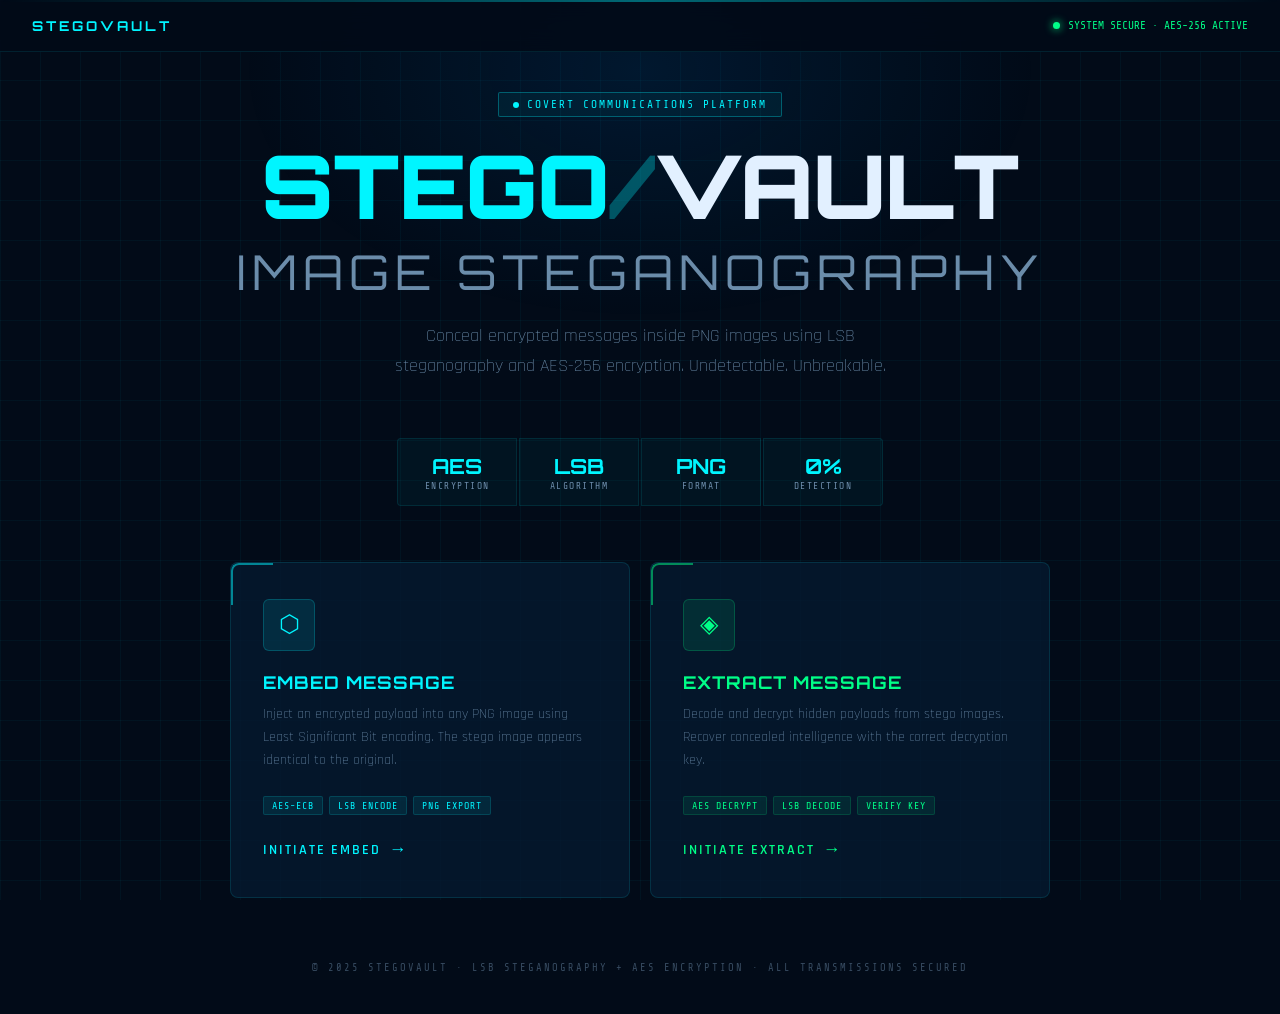
<file: index.html>
<!DOCTYPE html>
<html lang="en">
<head>
    <meta charset="UTF-8">
    <meta name="viewport" content="width=device-width, initial-scale=1.0">
    <title>StegoVault | Covert Message System</title>
    <link rel="preconnect" href="https://fonts.googleapis.com">
    <link href="https://fonts.googleapis.com/css2?family=Share+Tech+Mono&family=Rajdhani:wght@300;400;500;600;700&family=Orbitron:wght@400;700;900&display=swap" rel="stylesheet">
    <style>
        :root {
            --bg-primary: #020b18;
            --bg-secondary: #041020;
            --bg-card: rgba(6, 25, 48, 0.8);
            --accent-cyan: #00f5ff;
            --accent-green: #00ff88;
            --accent-orange: #ff6b35;
            --accent-purple: #7c3aed;
            --text-primary: #e2f0ff;
            --text-secondary: #6b8caa;
            --border-glow: rgba(0, 245, 255, 0.2);
            --grid-color: rgba(0, 245, 255, 0.04);
        }

        * { margin: 0; padding: 0; box-sizing: border-box; }

        body {
            font-family: 'Rajdhani', sans-serif;
            background-color: var(--bg-primary);
            color: var(--text-primary);
            min-height: 100vh;
            overflow-x: hidden;
        }

        /* Animated grid background */
        body::before {
            content: '';
            position: fixed;
            inset: 0;
            background-image:
                linear-gradient(var(--grid-color) 1px, transparent 1px),
                linear-gradient(90deg, var(--grid-color) 1px, transparent 1px);
            background-size: 40px 40px;
            pointer-events: none;
            z-index: 0;
        }

        /* Radial glow */
        body::after {
            content: '';
            position: fixed;
            top: -20%;
            left: 50%;
            transform: translateX(-50%);
            width: 800px;
            height: 500px;
            background: radial-gradient(ellipse, rgba(0,100,180,0.15) 0%, transparent 70%);
            pointer-events: none;
            z-index: 0;
        }

        .page-wrapper {
            position: relative;
            z-index: 1;
            min-height: 100vh;
            display: flex;
            flex-direction: column;
            align-items: center;
            justify-content: center;
            padding: 40px 20px;
        }

        /* TOP BAR */
        .topbar {
            position: fixed;
            top: 0; left: 0; right: 0;
            height: 52px;
            background: rgba(2, 11, 24, 0.9);
            backdrop-filter: blur(12px);
            border-bottom: 1px solid rgba(0,245,255,0.1);
            display: flex;
            align-items: center;
            justify-content: space-between;
            padding: 0 32px;
            z-index: 100;
        }

        .topbar-logo {
            font-family: 'Orbitron', monospace;
            font-size: 0.85rem;
            font-weight: 700;
            color: var(--accent-cyan);
            letter-spacing: 3px;
            text-transform: uppercase;
        }

        .topbar-status {
            display: flex;
            align-items: center;
            gap: 8px;
            font-family: 'Share Tech Mono', monospace;
            font-size: 0.7rem;
            color: var(--accent-green);
        }

        .status-dot {
            width: 7px; height: 7px;
            background: var(--accent-green);
            border-radius: 50%;
            animation: pulse-dot 2s ease-in-out infinite;
            box-shadow: 0 0 8px var(--accent-green);
        }

        @keyframes pulse-dot {
            0%, 100% { opacity: 1; }
            50% { opacity: 0.4; }
        }

        /* HERO */
        .hero {
            text-align: center;
            margin-bottom: 56px;
            animation: fadeUp 0.8s ease both;
        }

        .hero-badge {
            display: inline-flex;
            align-items: center;
            gap: 8px;
            font-family: 'Share Tech Mono', monospace;
            font-size: 0.7rem;
            color: var(--accent-cyan);
            border: 1px solid rgba(0,245,255,0.3);
            border-radius: 2px;
            padding: 5px 14px;
            margin-bottom: 24px;
            letter-spacing: 2px;
            background: rgba(0,245,255,0.05);
        }

        .hero-badge::before {
            content: '';
            width: 6px; height: 6px;
            background: var(--accent-cyan);
            border-radius: 50%;
            animation: pulse-dot 1.5s ease-in-out infinite;
        }

        .hero-title {
            font-family: 'Orbitron', monospace;
            font-size: clamp(2.8rem, 7vw, 5.5rem);
            font-weight: 900;
            line-height: 1;
            letter-spacing: -1px;
            margin-bottom: 12px;
        }

        .hero-title span.cyan { color: var(--accent-cyan); }
        .hero-title span.dim { color: rgba(0,245,255,0.3); }

        .hero-title-line2 {
            font-family: 'Orbitron', monospace;
            font-size: clamp(1.6rem, 4vw, 3rem);
            font-weight: 400;
            color: var(--text-secondary);
            letter-spacing: 6px;
            margin-bottom: 20px;
        }

        .hero-desc {
            font-size: 1.1rem;
            color: var(--text-secondary);
            max-width: 520px;
            margin: 0 auto;
            line-height: 1.7;
            font-weight: 300;
        }

        /* STATS ROW */
        .stats-row {
            display: flex;
            gap: 2px;
            margin-bottom: 56px;
            animation: fadeUp 0.9s 0.1s ease both;
        }

        .stat-block {
            background: rgba(0,245,255,0.04);
            border: 1px solid rgba(0,245,255,0.1);
            padding: 14px 24px;
            text-align: center;
            min-width: 120px;
        }

        .stat-block:first-child { border-radius: 4px 0 0 4px; }
        .stat-block:last-child { border-radius: 0 4px 4px 0; }

        .stat-val {
            font-family: 'Orbitron', monospace;
            font-size: 1.3rem;
            font-weight: 700;
            color: var(--accent-cyan);
        }

        .stat-label {
            font-family: 'Share Tech Mono', monospace;
            font-size: 0.6rem;
            color: var(--text-secondary);
            letter-spacing: 1.5px;
            margin-top: 2px;
        }

        /* CARDS */
        .cards-grid {
            display: grid;
            grid-template-columns: 1fr 1fr;
            gap: 20px;
            width: 100%;
            max-width: 820px;
            animation: fadeUp 1s 0.2s ease both;
        }

        .action-card {
            position: relative;
            background: var(--bg-card);
            border: 1px solid rgba(0,245,255,0.12);
            border-radius: 8px;
            padding: 36px 32px;
            text-decoration: none;
            overflow: hidden;
            transition: border-color 0.3s, transform 0.3s;
            backdrop-filter: blur(16px);
            group: true;
        }

        .action-card::before {
            content: '';
            position: absolute;
            inset: 0;
            opacity: 0;
            transition: opacity 0.3s;
        }

        .action-card.embed::before {
            background: linear-gradient(135deg, rgba(0,245,255,0.06) 0%, transparent 60%);
        }

        .action-card.extract::before {
            background: linear-gradient(135deg, rgba(0,255,136,0.06) 0%, transparent 60%);
        }

        .action-card:hover::before { opacity: 1; }

        .action-card:hover {
            border-color: rgba(0,245,255,0.4);
            transform: translateY(-4px);
        }

        .action-card.extract:hover {
            border-color: rgba(0,255,136,0.4);
        }

        /* Corner accent */
        .action-card::after {
            content: '';
            position: absolute;
            top: 0; left: 0;
            width: 40px; height: 40px;
            border-top: 2px solid var(--accent-cyan);
            border-left: 2px solid var(--accent-cyan);
            border-radius: 8px 0 0 0;
            opacity: 0.5;
            transition: opacity 0.3s, width 0.3s, height 0.3s;
        }

        .action-card.extract::after {
            border-color: var(--accent-green);
        }

        .action-card:hover::after {
            opacity: 1;
            width: 60px; height: 60px;
        }

        .card-icon {
            width: 52px; height: 52px;
            border-radius: 6px;
            display: flex;
            align-items: center;
            justify-content: center;
            margin-bottom: 20px;
            font-size: 1.5rem;
        }

        .embed .card-icon {
            background: rgba(0,245,255,0.1);
            border: 1px solid rgba(0,245,255,0.2);
            color: var(--accent-cyan);
        }

        .extract .card-icon {
            background: rgba(0,255,136,0.1);
            border: 1px solid rgba(0,255,136,0.2);
            color: var(--accent-green);
        }

        .card-title {
            font-family: 'Orbitron', monospace;
            font-size: 1.1rem;
            font-weight: 700;
            margin-bottom: 10px;
            letter-spacing: 1px;
        }

        .embed .card-title { color: var(--accent-cyan); }
        .extract .card-title { color: var(--accent-green); }

        .card-desc {
            font-size: 0.9rem;
            color: var(--text-secondary);
            line-height: 1.6;
            margin-bottom: 24px;
            font-weight: 300;
        }

        .card-tags {
            display: flex;
            gap: 6px;
            flex-wrap: wrap;
            margin-bottom: 24px;
        }

        .tag {
            font-family: 'Share Tech Mono', monospace;
            font-size: 0.62rem;
            padding: 3px 8px;
            border-radius: 2px;
            letter-spacing: 1px;
        }

        .embed .tag {
            background: rgba(0,245,255,0.08);
            color: var(--accent-cyan);
            border: 1px solid rgba(0,245,255,0.15);
        }

        .extract .tag {
            background: rgba(0,255,136,0.08);
            color: var(--accent-green);
            border: 1px solid rgba(0,255,136,0.15);
        }

        .card-cta {
            display: flex;
            align-items: center;
            gap: 8px;
            font-family: 'Rajdhani', sans-serif;
            font-size: 0.9rem;
            font-weight: 600;
            letter-spacing: 2px;
            text-transform: uppercase;
            transition: gap 0.2s;
        }

        .embed .card-cta { color: var(--accent-cyan); }
        .extract .card-cta { color: var(--accent-green); }

        .action-card:hover .card-cta { gap: 14px; }

        .cta-arrow {
            font-size: 1.1rem;
            transition: transform 0.2s;
        }

        .action-card:hover .cta-arrow { transform: translateX(4px); }

        /* FOOTER */
        .footer {
            margin-top: 64px;
            font-family: 'Share Tech Mono', monospace;
            font-size: 0.65rem;
            color: rgba(107,140,170,0.5);
            text-align: center;
            letter-spacing: 2px;
            animation: fadeUp 1.1s 0.3s ease both;
        }

        /* SCAN LINE */
        .scanline {
            position: fixed;
            top: 0; left: 0; right: 0;
            height: 2px;
            background: linear-gradient(90deg, transparent, var(--accent-cyan), transparent);
            opacity: 0.4;
            animation: scanline 4s linear infinite;
            pointer-events: none;
            z-index: 200;
        }

        @keyframes scanline {
            0% { top: 0; }
            100% { top: 100vh; }
        }

        @keyframes fadeUp {
            from { opacity: 0; transform: translateY(24px); }
            to { opacity: 1; transform: translateY(0); }
        }

        /* Floating particles */
        .particles {
            position: fixed;
            inset: 0;
            pointer-events: none;
            z-index: 0;
            overflow: hidden;
        }

        .particle {
            position: absolute;
            width: 2px; height: 2px;
            background: var(--accent-cyan);
            border-radius: 50%;
            opacity: 0;
            animation: float-particle linear infinite;
        }

        @keyframes float-particle {
            0% { transform: translateY(100vh) translateX(0); opacity: 0; }
            10% { opacity: 0.6; }
            90% { opacity: 0.3; }
            100% { transform: translateY(-10px) translateX(30px); opacity: 0; }
        }

        @media (max-width: 640px) {
            .cards-grid { grid-template-columns: 1fr; }
            .stats-row { gap: 1px; }
            .stat-block { min-width: 80px; padding: 10px 16px; }
        }
    </style>
</head>
<body>
    <div class="scanline"></div>

    <div class="particles" id="particles"></div>

    <div class="topbar">
        <div class="topbar-logo">StegoVault</div>
        <div class="topbar-status">
            <div class="status-dot"></div>
            SYSTEM SECURE · AES-256 ACTIVE
        </div>
    </div>

    <div class="page-wrapper" style="margin-top: 52px;">
        <div class="hero">
            <div class="hero-badge">COVERT COMMUNICATIONS PLATFORM</div>
            <h1 class="hero-title">
                <span class="cyan">STEGO</span><span class="dim">/</span>VAULT
            </h1>
            <div class="hero-title-line2">IMAGE STEGANOGRAPHY</div>
            <p class="hero-desc">
                Conceal encrypted messages inside PNG images using LSB steganography
                and AES-256 encryption. Undetectable. Unbreakable.
            </p>
        </div>

        <div class="stats-row">
            <div class="stat-block">
                <div class="stat-val">AES</div>
                <div class="stat-label">ENCRYPTION</div>
            </div>
            <div class="stat-block">
                <div class="stat-val">LSB</div>
                <div class="stat-label">ALGORITHM</div>
            </div>
            <div class="stat-block">
                <div class="stat-val">PNG</div>
                <div class="stat-label">FORMAT</div>
            </div>
            <div class="stat-block">
                <div class="stat-val">0%</div>
                <div class="stat-label">DETECTION</div>
            </div>
        </div>

        <div class="cards-grid">
            <a href="embedd.html" class="action-card embed">
                <div class="card-icon">⬡</div>
                <div class="card-title">EMBED MESSAGE</div>
                <p class="card-desc">
                    Inject an encrypted payload into any PNG image using Least Significant Bit encoding.
                    The stego image appears identical to the original.
                </p>
                <div class="card-tags">
                    <span class="tag">AES-ECB</span>
                    <span class="tag">LSB ENCODE</span>
                    <span class="tag">PNG EXPORT</span>
                </div>
                <div class="card-cta">
                    INITIATE EMBED <span class="cta-arrow">→</span>
                </div>
            </a>

            <a href="extract.html" class="action-card extract">
                <div class="card-icon">◈</div>
                <div class="card-title">EXTRACT MESSAGE</div>
                <p class="card-desc">
                    Decode and decrypt hidden payloads from stego images. Recover concealed
                    intelligence with the correct decryption key.
                </p>
                <div class="card-tags">
                    <span class="tag">AES DECRYPT</span>
                    <span class="tag">LSB DECODE</span>
                    <span class="tag">VERIFY KEY</span>
                </div>
                <div class="card-cta">
                    INITIATE EXTRACT <span class="cta-arrow">→</span>
                </div>
            </a>
        </div>

        <div class="footer">
            &copy; 2025 STEGOVAULT · LSB STEGANOGRAPHY + AES ENCRYPTION · ALL TRANSMISSIONS SECURED
        </div>
    </div>

    <script>
        // Generate floating particles
        const container = document.getElementById('particles');
        for (let i = 0; i < 25; i++) {
            const p = document.createElement('div');
            p.className = 'particle';
            p.style.left = Math.random() * 100 + 'vw';
            p.style.animationDuration = (8 + Math.random() * 14) + 's';
            p.style.animationDelay = (Math.random() * 10) + 's';
            p.style.width = p.style.height = (Math.random() > 0.5 ? 2 : 1) + 'px';
            if (Math.random() > 0.7) p.style.background = '#00ff88';
            container.appendChild(p);
        }
    </script>
</body>
</html>
</file>
